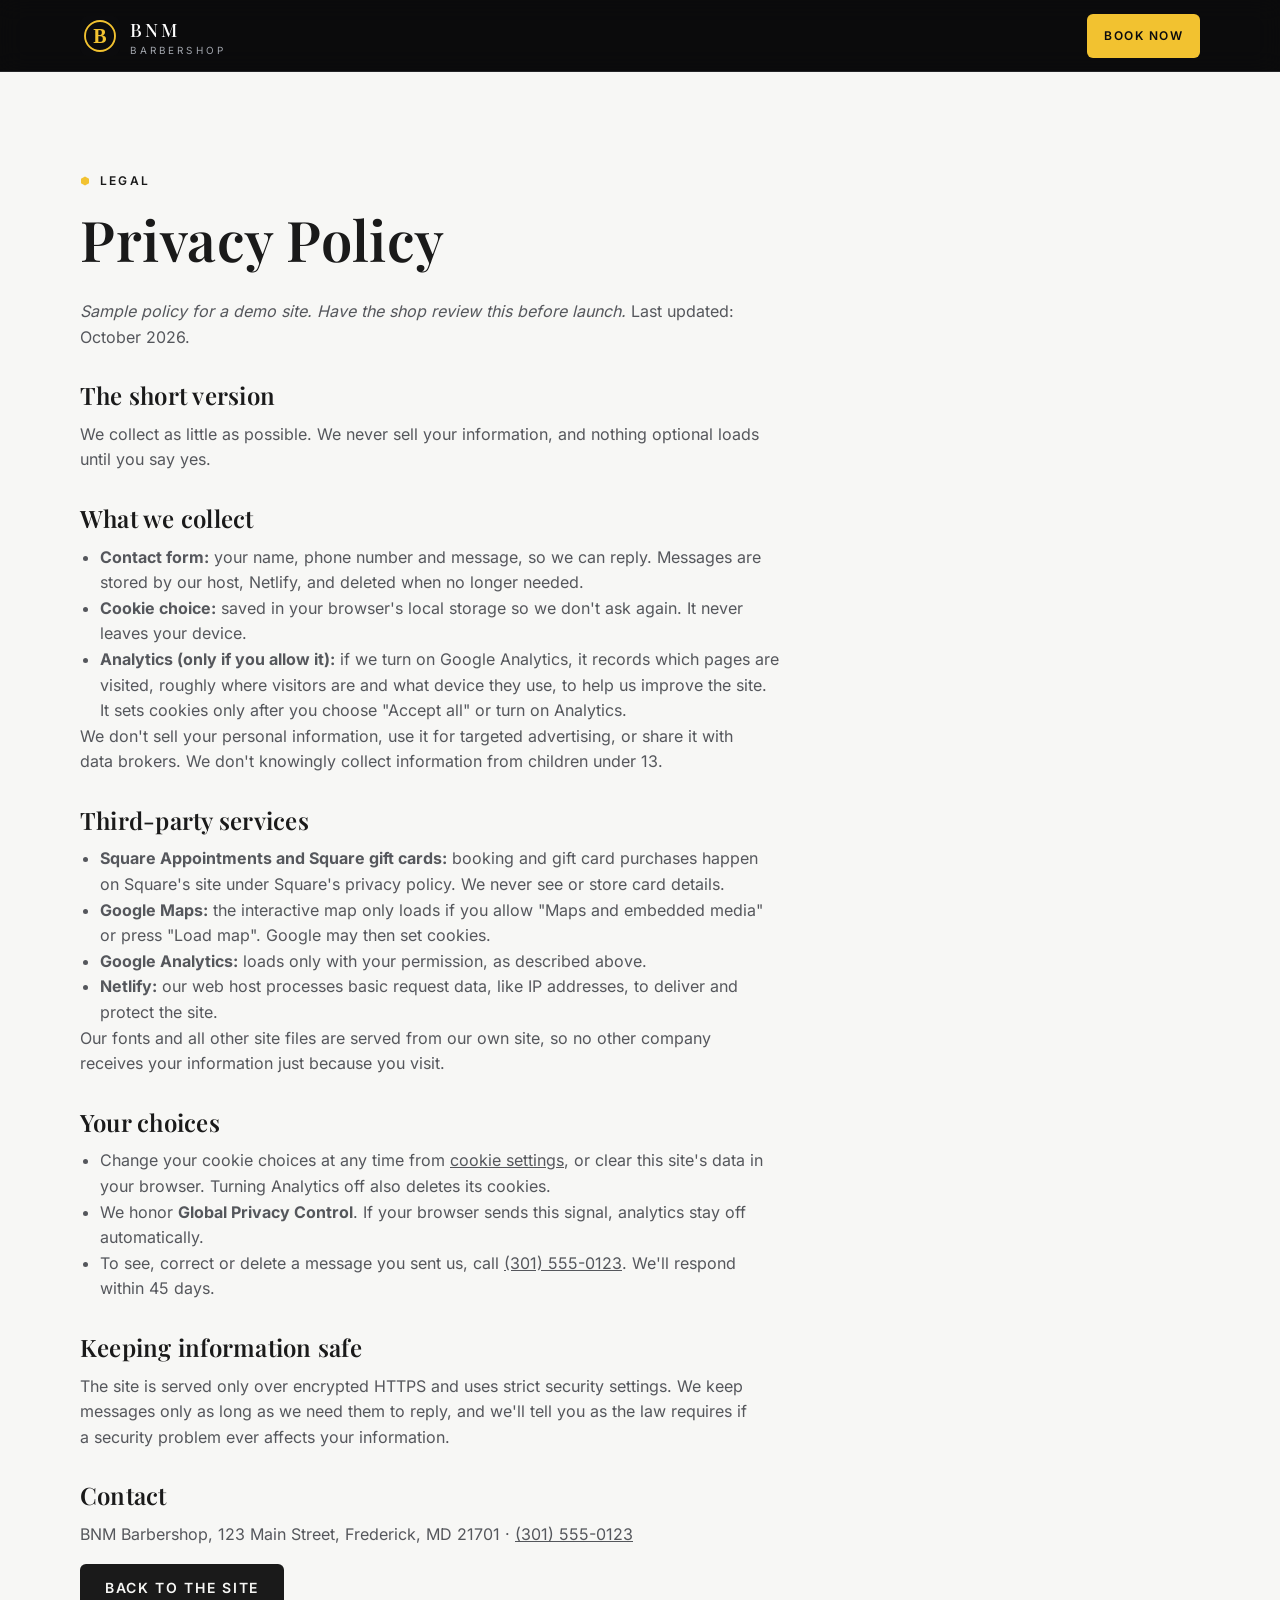
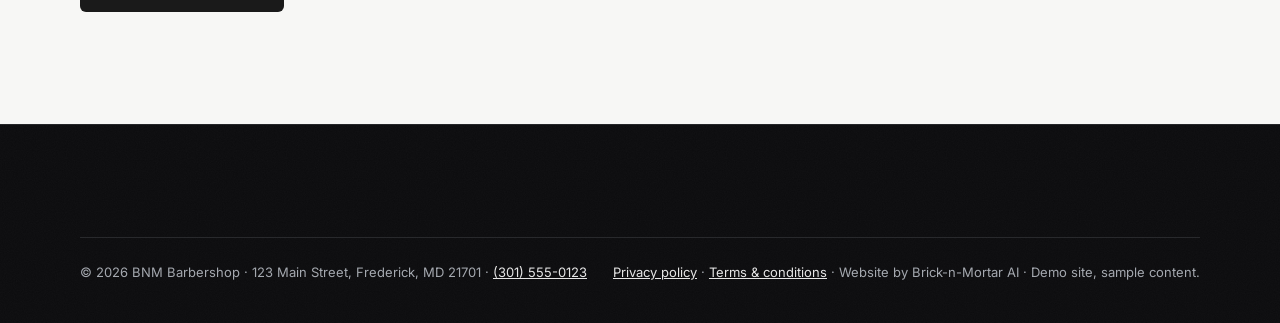
<file: privacy.html>
<!doctype html>
<html lang="en">
<head>
  <meta charset="utf-8">
  <meta name="viewport" content="width=device-width, initial-scale=1, viewport-fit=cover">
  <title>Privacy Policy | BNM Barbershop</title>
  <meta name="description" content="How BNM Barbershop's website handles your information, cookies and messages.">
  <meta name="theme-color" content="#0B0B0D">
  <link rel="canonical" href="https://bnm-barbershop-demo-site.netlify.app/privacy.html">
  <link rel="icon" href="images/favicon.svg" type="image/svg+xml">
  <link rel="preload" href="fonts/inter-normal-latin.woff2" as="font" type="font/woff2" crossorigin>
  <link rel="stylesheet" href="css/styles.css">
</head>
<body>
  <a class="skip-link" href="#main">Skip to content</a>
  <header class="site-header">
    <div class="container">
      <a class="brand" href="index.html" aria-label="BNM Barbershop home">
        <img class="brand__mark" src="images/favicon.svg" width="40" height="40" alt="">
        <span class="brand__word">BNM<span>BARBERSHOP</span></span>
      </a>
      <a class="btn btn--gold btn--sm privacy-book" href="index.html#book">Book Now</a>
    </div>
  </header>

  <main id="main" class="section--light page">
    <div class="container">
      <p class="eyebrow">Legal</p>
      <h1>Privacy Policy</h1>
      <p><em>Sample policy for a demo site. Have the shop review this before launch.</em> Last updated: October 2026.</p>

      <h2>The short version</h2>
      <p>We collect as little as possible. We never sell your information, and nothing optional loads until you say yes.</p>

      <h2>What we collect</h2>
      <ul>
        <li><strong>Contact form:</strong> your name, phone number and message, so we can reply. Messages are stored by our host, Netlify, and deleted when no longer needed.</li>
        <li><strong>Cookie choice:</strong> saved in your browser's local storage so we don't ask again. It never leaves your device.</li>
        <li><strong>Analytics (only if you allow it):</strong> if we turn on Google Analytics, it records which pages are visited, roughly where visitors are and what device they use, to help us improve the site. It sets cookies only after you choose "Accept all" or turn on Analytics.</li>
      </ul>
      <p>We don't sell your personal information, use it for targeted advertising, or share it with data brokers. We don't knowingly collect information from children under 13.</p>

      <h2>Third-party services</h2>
      <ul>
        <li><strong>Square Appointments and Square gift cards:</strong> booking and gift card purchases happen on Square's site under Square's privacy policy. We never see or store card details.</li>
        <li><strong>Google Maps:</strong> the interactive map only loads if you allow "Maps and embedded media" or press "Load map". Google may then set cookies.</li>
        <li><strong>Google Analytics:</strong> loads only with your permission, as described above.</li>
        <li><strong>Netlify:</strong> our web host processes basic request data, like IP addresses, to deliver and protect the site.</li>
      </ul>
      <p>Our fonts and all other site files are served from our own site, so no other company receives your information just because you visit.</p>

      <h2>Your choices</h2>
      <ul>
        <li>Change your cookie choices at any time from <a href="index.html#cookie-settings">cookie settings</a>, or clear this site's data in your browser. Turning Analytics off also deletes its cookies.</li>
        <li>We honor <strong>Global Privacy Control</strong>. If your browser sends this signal, analytics stay off automatically.</li>
        <li>To see, correct or delete a message you sent us, call <a href="tel:+13015550123">(301) 555-0123</a>. We'll respond within 45 days.</li>
      </ul>

      <h2>Keeping information safe</h2>
      <p>The site is served only over encrypted HTTPS and uses strict security settings. We keep messages only as long as we need them to reply, and we'll tell you as the law requires if a security problem ever affects your information.</p>

      <h2>Contact</h2>
      <p>BNM Barbershop, 123 Main Street, Frederick, MD 21701 · <a href="tel:+13015550123">(301) 555-0123</a></p>

      <p><a class="btn btn--dark" href="index.html">Back to the site</a></p>
    </div>
  </main>

  <footer class="site-footer">
    <div class="container">
      <div class="footer-bottom">
        <p>© 2026 BNM Barbershop · 123 Main Street, Frederick, MD 21701 · <a href="tel:+13015550123">(301) 555-0123</a></p>
        <p><a href="privacy.html">Privacy policy</a> · <a href="terms.html">Terms &amp; conditions</a> · Website by Brick-n-Mortar AI · Demo site, sample content.</p>
      </div>
    </div>
  </footer>
</body>
</html>
</file>
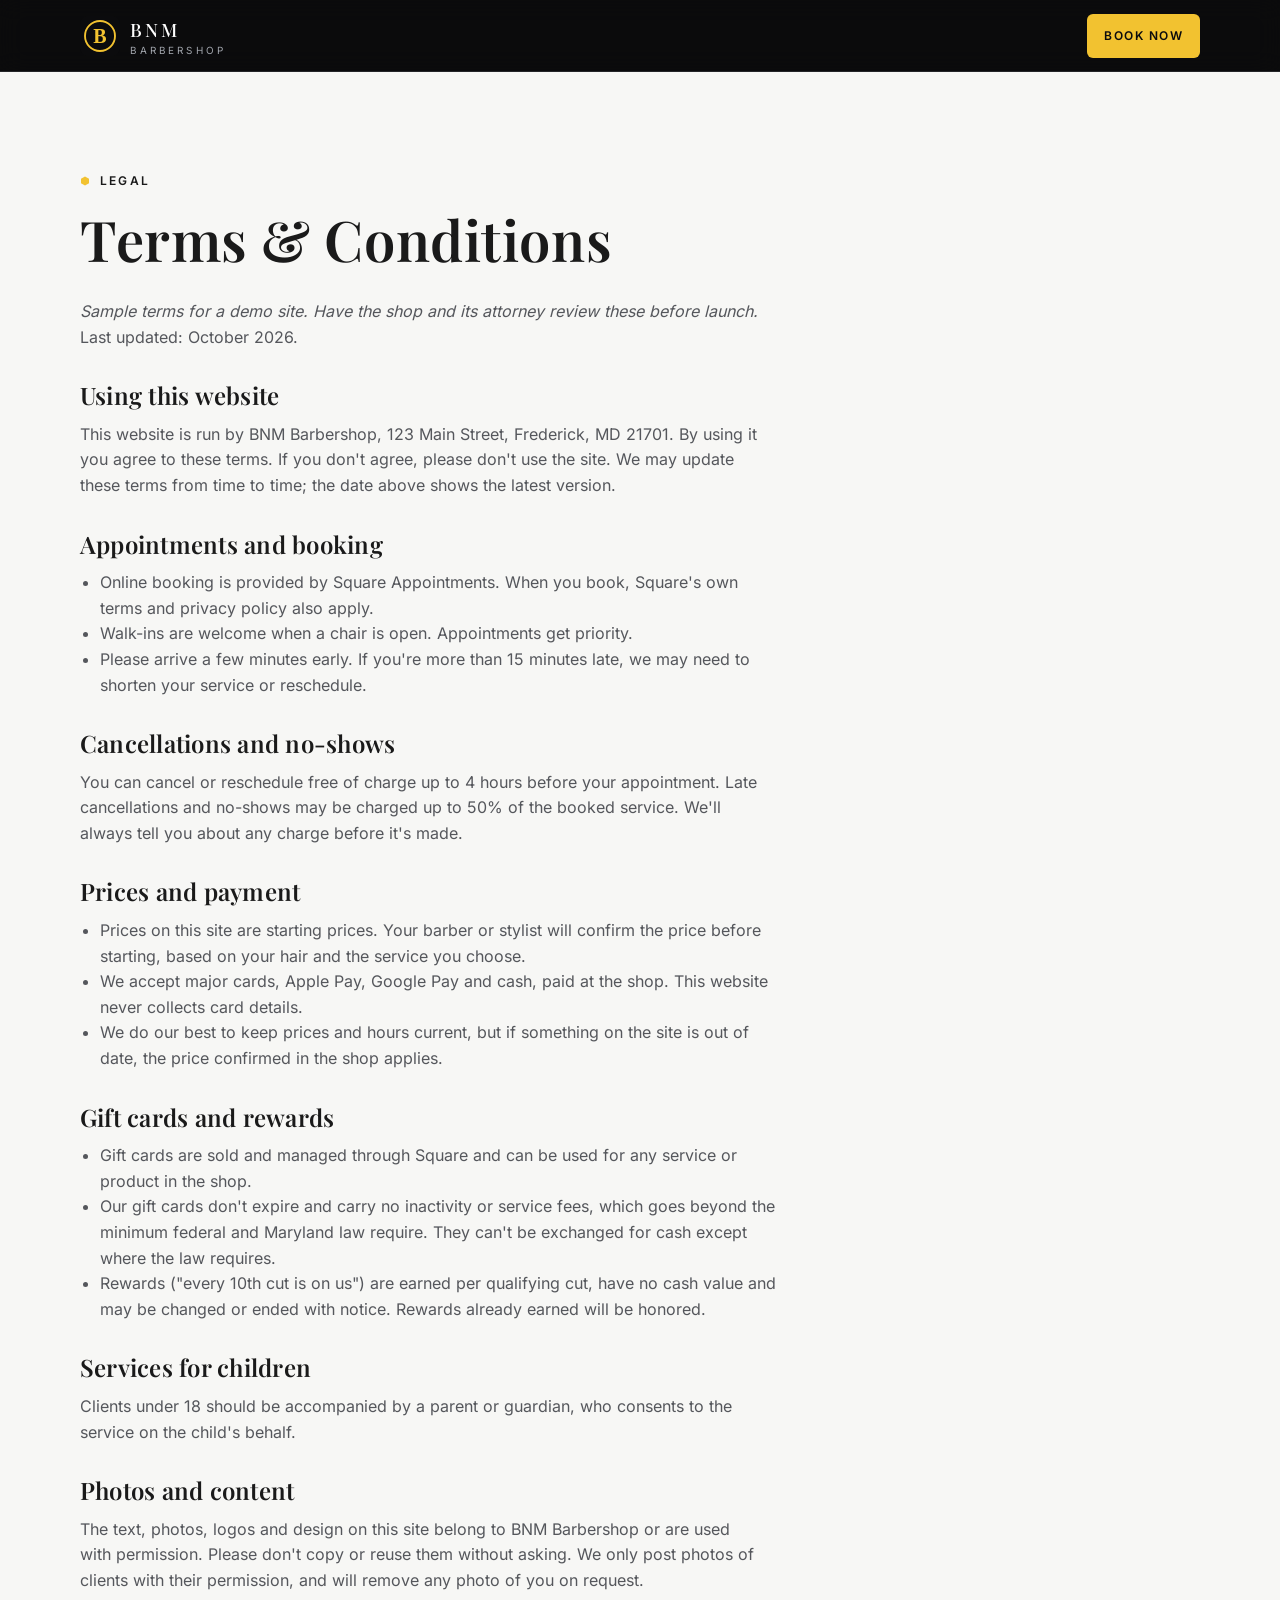
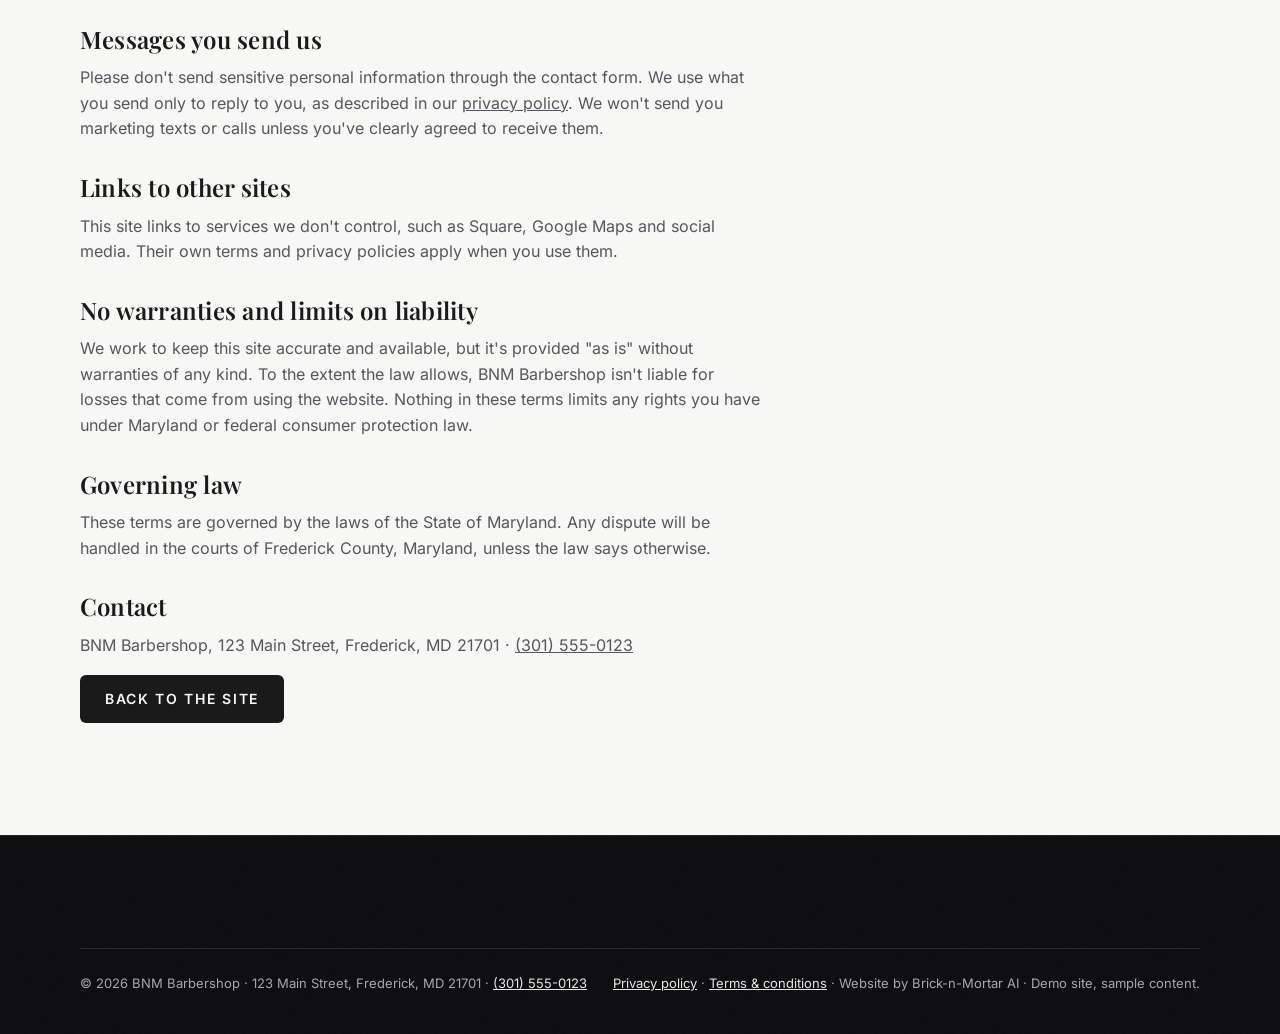
<file: terms.html>
<!doctype html>
<html lang="en">
<head>
  <meta charset="utf-8">
  <meta name="viewport" content="width=device-width, initial-scale=1, viewport-fit=cover">
  <title>Terms &amp; Conditions | BNM Barbershop</title>
  <meta name="description" content="Terms for using the BNM Barbershop website, booking appointments, cancellations, gift cards and rewards.">
  <meta name="theme-color" content="#0B0B0D">
  <link rel="canonical" href="https://bnm-barbershop-demo-site.netlify.app/terms.html">
  <link rel="icon" href="images/favicon.svg" type="image/svg+xml">
  <link rel="preload" href="fonts/inter-normal-latin.woff2" as="font" type="font/woff2" crossorigin>
  <link rel="stylesheet" href="css/styles.css">
</head>
<body>
  <a class="skip-link" href="#main">Skip to content</a>
  <header class="site-header">
    <div class="container">
      <a class="brand" href="index.html" aria-label="BNM Barbershop home">
        <img class="brand__mark" src="images/favicon.svg" width="40" height="40" alt="">
        <span class="brand__word">BNM<span>BARBERSHOP</span></span>
      </a>
      <a class="btn btn--gold btn--sm privacy-book" href="index.html#book">Book Now</a>
    </div>
  </header>

  <main id="main" class="section--light page">
    <div class="container">
      <p class="eyebrow">Legal</p>
      <h1>Terms &amp; Conditions</h1>
      <p><em>Sample terms for a demo site. Have the shop and its attorney review these before launch.</em> Last updated: October 2026.</p>

      <h2>Using this website</h2>
      <p>This website is run by BNM Barbershop, 123 Main Street, Frederick, MD 21701. By using it you agree to these terms. If you don't agree, please don't use the site. We may update these terms from time to time; the date above shows the latest version.</p>

      <h2>Appointments and booking</h2>
      <ul>
        <li>Online booking is provided by Square Appointments. When you book, Square's own terms and privacy policy also apply.</li>
        <li>Walk-ins are welcome when a chair is open. Appointments get priority.</li>
        <li>Please arrive a few minutes early. If you're more than 15 minutes late, we may need to shorten your service or reschedule.</li>
      </ul>

      <h2>Cancellations and no-shows</h2>
      <p>You can cancel or reschedule free of charge up to 4 hours before your appointment. Late cancellations and no-shows may be charged up to 50% of the booked service. We'll always tell you about any charge before it's made.</p>

      <h2>Prices and payment</h2>
      <ul>
        <li>Prices on this site are starting prices. Your barber or stylist will confirm the price before starting, based on your hair and the service you choose.</li>
        <li>We accept major cards, Apple Pay, Google Pay and cash, paid at the shop. This website never collects card details.</li>
        <li>We do our best to keep prices and hours current, but if something on the site is out of date, the price confirmed in the shop applies.</li>
      </ul>

      <h2>Gift cards and rewards</h2>
      <ul>
        <li>Gift cards are sold and managed through Square and can be used for any service or product in the shop.</li>
        <li>Our gift cards don't expire and carry no inactivity or service fees, which goes beyond the minimum federal and Maryland law require. They can't be exchanged for cash except where the law requires.</li>
        <li>Rewards ("every 10th cut is on us") are earned per qualifying cut, have no cash value and may be changed or ended with notice. Rewards already earned will be honored.</li>
      </ul>

      <h2>Services for children</h2>
      <p>Clients under 18 should be accompanied by a parent or guardian, who consents to the service on the child's behalf.</p>

      <h2>Photos and content</h2>
      <p>The text, photos, logos and design on this site belong to BNM Barbershop or are used with permission. Please don't copy or reuse them without asking. We only post photos of clients with their permission, and will remove any photo of you on request.</p>

      <h2>Messages you send us</h2>
      <p>Please don't send sensitive personal information through the contact form. We use what you send only to reply to you, as described in our <a href="privacy.html">privacy policy</a>. We won't send you marketing texts or calls unless you've clearly agreed to receive them.</p>

      <h2>Links to other sites</h2>
      <p>This site links to services we don't control, such as Square, Google Maps and social media. Their own terms and privacy policies apply when you use them.</p>

      <h2>No warranties and limits on liability</h2>
      <p>We work to keep this site accurate and available, but it's provided "as is" without warranties of any kind. To the extent the law allows, BNM Barbershop isn't liable for losses that come from using the website. Nothing in these terms limits any rights you have under Maryland or federal consumer protection law.</p>

      <h2>Governing law</h2>
      <p>These terms are governed by the laws of the State of Maryland. Any dispute will be handled in the courts of Frederick County, Maryland, unless the law says otherwise.</p>

      <h2>Contact</h2>
      <p>BNM Barbershop, 123 Main Street, Frederick, MD 21701 · <a href="tel:+13015550123">(301) 555-0123</a></p>

      <p><a class="btn btn--dark" href="index.html">Back to the site</a></p>
    </div>
  </main>

  <footer class="site-footer">
    <div class="container">
      <div class="footer-bottom">
        <p>© 2026 BNM Barbershop · 123 Main Street, Frederick, MD 21701 · <a href="tel:+13015550123">(301) 555-0123</a></p>
        <p><a href="privacy.html">Privacy policy</a> · <a href="terms.html">Terms &amp; conditions</a> · Website by Brick-n-Mortar AI · Demo site, sample content.</p>
      </div>
    </div>
  </footer>
</body>
</html>
</file>
<file: css/styles.css>
/* =========================================================
   BNM Barbershop: demo site stylesheet
   Swap the tokens below to re-skin this template for another client.
   ========================================================= */

/* Self-hosted fonts (SIL Open Font License, see fonts/OFL.txt). Latin subset, variable weights. */
@font-face {
  font-family: "Inter"; font-style: normal; font-weight: 400 700; font-display: swap;
  src: url("../fonts/inter-normal-latin.woff2") format("woff2");
  unicode-range: U+0000-00FF, U+0131, U+0152-0153, U+02BB-02BC, U+02C6, U+02DA, U+02DC, U+0304, U+0308, U+0329, U+2000-206F, U+20AC, U+2122, U+2191, U+2193, U+2212, U+2215, U+FEFF, U+FFFD;
}
@font-face {
  font-family: "Playfair Display"; font-style: normal; font-weight: 500 600; font-display: swap;
  src: url("../fonts/playfair-display-normal-latin.woff2") format("woff2");
  unicode-range: U+0000-00FF, U+0131, U+0152-0153, U+02BB-02BC, U+02C6, U+02DA, U+02DC, U+0304, U+0308, U+0329, U+2000-206F, U+20AC, U+2122, U+2191, U+2193, U+2212, U+2215, U+FEFF, U+FFFD;
}
@font-face {
  font-family: "Playfair Display"; font-style: italic; font-weight: 500; font-display: swap;
  src: url("../fonts/playfair-display-italic-latin.woff2") format("woff2");
  unicode-range: U+0000-00FF, U+0131, U+0152-0153, U+02BB-02BC, U+02C6, U+02DA, U+02DC, U+0304, U+0308, U+0329, U+2000-206F, U+20AC, U+2122, U+2191, U+2193, U+2212, U+2215, U+FEFF, U+FFFD;
}

:root {
  /* Palette (DESIGN.md section 4) */
  --c-ceiling: #0B0B0D;      /* dark section background */
  --c-station: #16171A;      /* cards / surfaces */
  --c-wall: #F7F7F5;         /* light section background */
  --c-gold: #F2C230;         /* primary accent */
  --c-gold-deep: #C9A13B;    /* accent hover */
  --c-chrome: #C8CCD2;       /* metal / borders */
  --c-glow: #EAF4FF;         /* LED glow */
  --c-text-on-dark: #E6E6E6;
  --c-text-on-light: #1A1A1A;
  --c-muted-on-dark: #A3A7AE;
  --c-muted-on-light: #55575C;
  --c-dim-word: #5A5D63;     /* unlit words in welcome paragraph */
  --c-line-light: #D9DBDE;
  --c-warm-light: #FFE9C2;   /* mirror strip light */

  /* Type (BUILD-BRIEF section 1) */
  --f-display: "Playfair Display", Georgia, "Times New Roman", serif;
  --f-body: "Inter", system-ui, -apple-system, "Segoe UI", Roboto, sans-serif;

  /* Shape and rhythm */
  --radius: 6px;
  --gutter: clamp(1rem, 4vw, 2.5rem);
  --section-y: clamp(4.5rem, 10vw, 8rem);
  --max: 1200px;
  --header-h: 72px;
  --ease: cubic-bezier(.2, .7, .2, 1);
  --t: 240ms;
  --glow-shadow: 0 0 0 1px rgba(242, 194, 48, .55), 0 0 18px rgba(242, 194, 48, .35), 0 0 36px rgba(234, 244, 255, .12);
}

/* ---------- Reset / base ---------- */
*, *::before, *::after { box-sizing: border-box; }
html { -webkit-text-size-adjust: 100%; scroll-behavior: smooth; scroll-padding-top: calc(var(--header-h) + 12px); }
body {
  margin: 0;
  font-family: var(--f-body);
  font-size: 1rem;
  line-height: 1.6;
  color: var(--c-text-on-dark);
  background: var(--c-ceiling);
  overflow-x: hidden;
  -webkit-font-smoothing: antialiased;
}
img, svg, video { display: block; max-width: 100%; }
img { height: auto; }
a { color: inherit; }
button, input, textarea, select { font: inherit; color: inherit; }
button { cursor: pointer; }
h1, h2, h3, h4 { font-family: var(--f-display); font-weight: 600; line-height: 1.15; margin: 0 0 .5em; letter-spacing: .01em; }
p { margin: 0 0 1em; }
ul { margin: 0; padding: 0; list-style: none; }
[hidden] { display: none !important; }

:focus-visible { outline: 3px solid var(--c-gold); outline-offset: 3px; border-radius: 2px; }
.section--light :focus-visible { outline-color: var(--c-text-on-light); box-shadow: 0 0 0 6px var(--c-gold); }

.visually-hidden {
  position: absolute !important; width: 1px; height: 1px; padding: 0; margin: -1px;
  overflow: hidden; clip: rect(0 0 0 0); white-space: nowrap; border: 0;
}
.skip-link {
  position: absolute; left: 1rem; top: -100px; z-index: 1000;
  background: var(--c-gold); color: #000; padding: .75rem 1rem; border-radius: var(--radius);
  font-weight: 600; text-decoration: none;
}
.skip-link:focus { top: 1rem; }

.container { width: 100%; max-width: var(--max); margin-inline: auto; padding-inline: var(--gutter); }

/* ---------- Sections ---------- */
.section { position: relative; padding-block: var(--section-y); }
.section--dark { background: var(--c-ceiling); color: var(--c-text-on-dark); }
.section--station { background: var(--c-station); color: var(--c-text-on-dark); }
.section--light { background: var(--c-wall); color: var(--c-text-on-light); }

/* Film grain over dark sections (<4% opacity) */
.section--dark::after, .section--station::after, .site-footer::after {
  content: ""; position: absolute; inset: 0; pointer-events: none;
  background: url("../images/grain.svg"); opacity: .035; mix-blend-mode: screen;
}
.section > * { position: relative; z-index: 1; }

.eyebrow {
  display: inline-flex; align-items: center; gap: .6rem;
  font-family: var(--f-body); font-size: .75rem; font-weight: 600;
  letter-spacing: .2em; text-transform: uppercase; margin: 0 0 1rem;
  color: var(--c-gold);
}
.eyebrow::before {
  content: ""; width: 10px; height: 10px; background: url("../images/hex-gold.svg") center / contain no-repeat;
}
.section--light .eyebrow { color: var(--c-text-on-light); }

.section-title { font-size: clamp(2rem, 5vw, 3.25rem); margin-bottom: .4em; }
.section-intro { max-width: 60ch; color: var(--c-muted-on-dark); font-size: 1.0625rem; }
.section--light .section-intro { color: var(--c-muted-on-light); }
.section-head { margin-bottom: clamp(2rem, 5vw, 3.5rem); }
.section-head--center { text-align: center; }
.section-head--center .section-intro { margin-inline: auto; }

.gold { color: var(--c-gold); }

/* Hexagon divider row */
.hex-divider {
  height: 24px; background: url("../images/hex-row.svg") center / 36px 24px repeat-x;
  opacity: .5; border: 0; margin: 0;
  -webkit-mask-image: linear-gradient(90deg, transparent, #000 25%, #000 75%, transparent);
          mask-image: linear-gradient(90deg, transparent, #000 25%, #000 75%, transparent);
}
.hairline { height: 1px; border: 0; margin: 0; background: linear-gradient(90deg, transparent, var(--c-gold-deep), transparent); }

/* ---------- Buttons ---------- */
.btn {
  display: inline-flex; align-items: center; justify-content: center; gap: .5rem;
  min-height: 48px; padding: .75rem 1.5rem;
  font-family: var(--f-body); font-weight: 600; font-size: .875rem;
  letter-spacing: .12em; text-transform: uppercase; text-decoration: none;
  border-radius: var(--radius); border: 1px solid transparent;
  transition: box-shadow var(--t) var(--ease), background-color var(--t) var(--ease), color var(--t) var(--ease), border-color var(--t) var(--ease);
}
.btn--gold { background: var(--c-gold); color: #0B0B0D; }
.btn--gold:hover, .btn--gold:focus-visible { background: var(--c-gold-deep); box-shadow: var(--glow-shadow); }
.btn--chrome { border-color: var(--c-chrome); color: var(--c-text-on-dark); background: rgba(11, 11, 13, .35); }
.btn--chrome:hover, .btn--chrome:focus-visible { border-color: var(--c-glow); box-shadow: 0 0 18px rgba(234, 244, 255, .28); background: rgba(234, 244, 255, .06); }
.btn--dark { background: var(--c-text-on-light); color: var(--c-wall); }
.btn--dark:hover, .btn--dark:focus-visible { background: #000; box-shadow: var(--glow-shadow); }
.btn--outline-dark { border-color: var(--c-text-on-light); color: var(--c-text-on-light); }
.btn--outline-dark:hover, .btn--outline-dark:focus-visible { background: var(--c-text-on-light); color: var(--c-wall); }
.btn--sm { min-height: 44px; padding: .5rem 1rem; font-size: .75rem; }
.btn-row { display: flex; flex-wrap: wrap; gap: .75rem; }

.text-link {
  display: inline-flex; align-items: center; min-height: 44px; gap: .35rem;
  font-weight: 600; font-size: .8125rem; letter-spacing: .14em; text-transform: uppercase; text-decoration: none;
  color: var(--c-gold); border-bottom: 1px solid transparent;
}
.text-link:hover { text-decoration: underline; text-underline-offset: 4px; }
.section--light .text-link { color: var(--c-text-on-light); }
.section--light .text-link::after { content: "→"; color: var(--c-text-on-light); }

/* ---------- LED progress line ---------- */
.progress-line {
  position: fixed; inset: 0 0 auto 0; height: 2px; z-index: 300; pointer-events: none;
  background: var(--c-gold); transform-origin: 0 50%; transform: scaleX(var(--progress, 0));
  box-shadow: 0 0 8px rgba(242, 194, 48, .8), 0 0 18px rgba(234, 244, 255, .25);
}

/* ---------- Brand intro ---------- */
.intro { display: none; }
.intro-on .intro {
  position: fixed; inset: 0; z-index: 900; display: grid; place-items: center;
  background: var(--c-ceiling);
  animation: intro-out 300ms var(--ease) 1.2s forwards; /* fail-safe even if main.js never runs */
}
.intro__hex {
  position: absolute; inset: 0; background: url("../images/hex-pattern.svg") center / 56px 100px;
  opacity: 0; filter: drop-shadow(0 0 3px rgba(234, 244, 255, .8));
  -webkit-mask-image: radial-gradient(circle at center, #000 0, transparent 65%);
          mask-image: radial-gradient(circle at center, #000 0, transparent 65%);
  animation: intro-hex 700ms ease-out 250ms forwards;
}
.intro__mark { width: 120px; height: 120px; opacity: 0; transform: scale(.94); animation: intro-mark 500ms var(--ease) forwards; }
.intro__skip {
  position: absolute; right: 1rem; bottom: 1rem; min-height: 44px; padding: .5rem 1rem;
  background: transparent; border: 1px solid var(--c-chrome); border-radius: var(--radius);
  font-size: .75rem; letter-spacing: .16em; text-transform: uppercase;
}
.intro.is-done { animation: intro-out 250ms var(--ease) forwards; }
@keyframes intro-mark { to { opacity: 1; transform: none; } }
@keyframes intro-hex { 0% { opacity: 0; } 60% { opacity: .35; } 100% { opacity: .22; } }
@keyframes intro-out { to { opacity: 0; visibility: hidden; } }

/* ---------- Header ---------- */
.site-header {
  position: sticky; top: 0; z-index: 200; height: var(--header-h);
  background: rgba(11, 11, 13, .82);
  -webkit-backdrop-filter: blur(12px); backdrop-filter: blur(12px);
  border-bottom: 1px solid rgba(200, 204, 210, .14);
}
.site-header .container { height: 100%; display: flex; align-items: center; gap: 1rem; }
.brand { display: inline-flex; align-items: center; gap: .65rem; text-decoration: none; min-height: 44px; }
.brand__mark { width: 40px; height: 40px; flex: none; }
.brand__word { font-family: var(--f-display); font-size: 1.15rem; letter-spacing: .14em; color: #fff; white-space: nowrap; }
.brand__word span { color: var(--c-muted-on-dark); font-family: var(--f-body); font-size: .62rem; letter-spacing: .32em; display: block; line-height: 1; margin-top: 2px; }

.open-badge {
  display: inline-flex; align-items: center; gap: .45rem; padding: .3rem .7rem;
  border: 1px solid rgba(200, 204, 210, .28); border-radius: 999px;
  font-size: .75rem; white-space: nowrap; color: var(--c-text-on-dark);
}
.open-badge__dot { width: 8px; height: 8px; border-radius: 50%; background: var(--c-muted-on-dark); flex: none; }
.open-badge.is-open .open-badge__dot { background: var(--c-gold); box-shadow: 0 0 8px var(--c-gold); }
.site-header .open-badge { display: none; }

.nav { margin-left: auto; }
.nav__list { display: flex; gap: .25rem; }
.nav__link {
  display: inline-flex; align-items: center; min-height: 44px; padding: 0 .8rem;
  font-size: .8125rem; font-weight: 500; letter-spacing: .14em; text-transform: uppercase; text-decoration: none;
  color: var(--c-text-on-dark); position: relative;
}
.nav__link::after {
  content: ""; position: absolute; left: .8rem; right: .8rem; bottom: 8px; height: 1px; background: var(--c-gold);
  transform: scaleX(0); transition: transform var(--t) var(--ease);
}
.nav__link:hover::after, .nav__link:focus-visible::after { transform: scaleX(1); }
.header-phone { display: none; font-size: .875rem; text-decoration: none; white-space: nowrap; min-height: 44px; align-items: center; color: var(--c-text-on-dark); }
.header-phone:hover { color: var(--c-gold); }
.site-header .btn { flex: none; }

.nav-toggle {
  display: inline-flex; align-items: center; justify-content: center; width: 44px; height: 44px; margin-left: auto;
  background: transparent; border: 1px solid rgba(200, 204, 210, .35); border-radius: var(--radius);
}
.nav-toggle__bars, .nav-toggle__bars::before, .nav-toggle__bars::after {
  display: block; width: 18px; height: 1.5px; background: var(--c-text-on-dark); position: relative; transition: transform var(--t) var(--ease);
}
.nav-toggle__bars::before, .nav-toggle__bars::after { content: ""; position: absolute; left: 0; }
.nav-toggle__bars::before { top: -6px; }
.nav-toggle__bars::after { top: 6px; }
.nav-toggle[aria-expanded="true"] .nav-toggle__bars { background: transparent; }
.nav-toggle[aria-expanded="true"] .nav-toggle__bars::before { transform: translateY(6px) rotate(45deg); }
.nav-toggle[aria-expanded="true"] .nav-toggle__bars::after { transform: translateY(-6px) rotate(-45deg); }

@media (max-width: 1023.98px) {
  .site-header .btn--gold { display: none; }
  .nav {
    position: fixed; inset: var(--header-h) 0 auto 0; margin: 0;
    background: var(--c-ceiling); border-bottom: 1px solid rgba(200, 204, 210, .18);
    padding: 1rem var(--gutter) 1.5rem; display: none;
  }
  .nav.is-open { display: block; }
  .nav__list { flex-direction: column; }
  .nav__link { min-height: 52px; font-size: .9375rem; border-bottom: 1px solid rgba(200, 204, 210, .1); width: 100%; padding: 0; }
  .nav__link::after { left: 0; right: auto; width: 40px; }
  .nav .open-badge { margin-top: 1rem; }
}
@media (min-width: 1024px) {
  .nav-toggle { display: none; }
  .site-header .open-badge { display: inline-flex; }
  .site-header .open-badge--mobile { display: none; }
  .nav { margin-left: auto; }
}
@media (min-width: 1280px) { .header-phone { display: inline-flex; } }

/* ---------- Hero ---------- */
.hero {
  position: relative; min-height: calc(100svh - var(--header-h)); display: grid; align-items: end;
  overflow: hidden; background: var(--c-ceiling) url("../images/hero-poster-shop-interior.webp") center / cover no-repeat;
  padding-bottom: clamp(5rem, 10vh, 7rem);
}
@media (max-width: 767.98px) { .hero { background-image: url("../images/hero-poster-shop-interior-960.webp"); } }
.hero__media { position: absolute; inset: 0; }
.hero__video { width: 100%; height: 100%; object-fit: cover; }
.hero__overlay {
  position: absolute; inset: 0;
  background:
    linear-gradient(180deg, rgba(11, 11, 13, .5) 0%, rgba(11, 11, 13, .45) 35%, rgba(11, 11, 13, .9) 80%, var(--c-ceiling) 100%),
    radial-gradient(ellipse at 30% 70%, rgba(11, 11, 13, .55), transparent 60%);
}
.hero__hex {
  position: absolute; inset: 0; pointer-events: none;
  background: url("../images/hex-pattern.svg") center top / 56px 100px;
  opacity: .14; filter: drop-shadow(0 0 2px rgba(234, 244, 255, .9));
  -webkit-mask-image: linear-gradient(180deg, #000 0%, transparent 55%);
          mask-image: linear-gradient(180deg, #000 0%, transparent 55%);
  animation: led-breathe 6s ease-in-out infinite;
}
@keyframes led-breathe { 0%, 100% { opacity: .1; } 50% { opacity: .2; } }
.hero__content { position: relative; z-index: 2; }
.hero__title {
  font-size: clamp(2.75rem, 10vw, 7rem); font-weight: 600; letter-spacing: .06em; line-height: 1; margin-bottom: .25em; color: #fff;
}
.hero__title span { display: block; font-size: .32em; letter-spacing: .5em; font-family: var(--f-body); font-weight: 500; color: var(--c-chrome); margin-top: .6em; }
.hero__tagline { font-family: var(--f-display); font-style: italic; font-size: clamp(1.25rem, 3vw, 1.75rem); color: var(--c-gold); margin-bottom: 1.75rem; }
.hero__phone { margin-top: 1rem; font-size: .9375rem; color: var(--c-muted-on-dark); }
.hero__phone a { color: var(--c-text-on-dark); }
.media-toggle {
  position: absolute; z-index: 3; right: var(--gutter); bottom: 1.25rem;
  display: inline-flex; align-items: center; gap: .5rem; min-height: 44px; padding: .5rem .9rem;
  background: rgba(11, 11, 13, .6); border: 1px solid rgba(200, 204, 210, .45); border-radius: var(--radius);
  font-size: .75rem; letter-spacing: .14em; text-transform: uppercase;
}
.media-toggle:hover { border-color: var(--c-glow); }
.media-toggle svg { width: 14px; height: 14px; }

/* ---------- Welcome (lights up word by word) ---------- */
.welcome__text {
  font-family: var(--f-display); font-size: clamp(1.6rem, 4.2vw, 3rem); line-height: 1.35; max-width: 26ch; margin: 0 0 2rem;
  color: #fff;
}
.welcome__text .key { color: var(--c-gold); }
.js-lit .welcome__text .w { color: var(--c-dim-word); transition: color 200ms linear, text-shadow 200ms linear; }
.js-lit .welcome__text .w.on { color: #fff; text-shadow: 0 0 18px rgba(234, 244, 255, .25); }
.js-lit .welcome__text .w.key.on { color: var(--c-gold); text-shadow: 0 0 18px rgba(242, 194, 48, .3); }

.space { display: grid; gap: 2rem; margin-top: clamp(3rem, 7vw, 5rem); }
.space__copy p { color: var(--c-muted-on-dark); max-width: 52ch; }
.space__grid { display: grid; grid-template-columns: repeat(2, 1fr); gap: .75rem; }
.space__grid figure:first-child { grid-column: 1 / -1; }
@media (min-width: 900px) {
  .space { grid-template-columns: 1fr 1.6fr; align-items: center; }
}

/* Mirror-light frame for images and cards */
.frame { position: relative; margin: 0; border-radius: var(--radius); overflow: hidden; background: var(--c-station); border: 1px solid rgba(200, 204, 210, .22); }
.frame::before {
  content: ""; position: absolute; z-index: 2; top: 0; left: 12%; right: 12%; height: 2px;
  background: var(--c-warm-light); box-shadow: 0 0 10px rgba(255, 233, 194, .8);
}
.frame img { width: 100%; height: 100%; object-fit: cover; }

/* ---------- Style ribbon ---------- */
.ribbon { position: relative; padding-block: 1.25rem; border-block: 1px solid rgba(200, 204, 210, .16); overflow: hidden; }
.ribbon__viewport {
  overflow: hidden;
  -webkit-mask-image: linear-gradient(90deg, transparent, #000 8%, #000 92%, transparent);
          mask-image: linear-gradient(90deg, transparent, #000 8%, #000 92%, transparent);
}
.ribbon__track { display: flex; width: max-content; animation: ribbon 60s linear infinite; }
.ribbon__list { display: flex; align-items: center; flex: none; }
.ribbon__list li {
  display: flex; align-items: center; gap: 1.75rem; padding-right: 1.75rem;
  font-family: var(--f-display); font-style: italic; font-size: clamp(1.25rem, 2.6vw, 1.75rem); white-space: nowrap; color: var(--c-text-on-dark);
}
.ribbon__list li::after { content: ""; width: 10px; height: 10px; background: url("../images/hex-gold.svg") center / contain no-repeat; }
.ribbon:hover .ribbon__track, .ribbon:focus-within .ribbon__track, .ribbon.is-paused .ribbon__track { animation-play-state: paused; }
.ribbon .media-toggle { position: static; margin: 1rem auto 0; display: flex; }
@keyframes ribbon { to { transform: translateX(-50%); } }

/* ---------- Services menu ---------- */
.menu-grid { display: grid; gap: clamp(2.5rem, 6vw, 4rem); }
@media (min-width: 900px) { .menu-grid { grid-template-columns: 1fr 1fr; column-gap: clamp(3rem, 6vw, 6rem); } }
.menu-group__title {
  font-size: 1.5rem; display: flex; align-items: baseline; gap: 1rem; padding-bottom: .75rem; margin-bottom: .5rem;
  border-bottom: 1px solid var(--c-text-on-light);
}
.menu-group__title small { font-family: var(--f-body); font-size: .75rem; letter-spacing: .2em; text-transform: uppercase; color: var(--c-muted-on-light); font-weight: 500; }
.menu-item { position: relative; padding: 1rem .25rem; border-bottom: 1px solid var(--c-line-light); transition: border-color var(--t) var(--ease), background-color var(--t) var(--ease); }
.menu-item:hover, .menu-item:focus-within { border-bottom-color: var(--c-gold-deep); background: rgba(242, 194, 48, .06); }
.menu-item__row { display: flex; align-items: baseline; gap: .5rem; }
.menu-item__name { font-family: var(--f-display); font-size: 1.1875rem; font-weight: 600; margin: 0; }
.menu-item__leader { flex: 1; border-bottom: 2px dotted #A6A9AF; transform: translateY(-.3em); min-width: 1.5rem; }
.menu-item__price { font-family: var(--f-display); font-size: 1.1875rem; font-weight: 600; white-space: nowrap; }
.menu-item__desc { margin: .25rem 0 .25rem; color: var(--c-muted-on-light); font-size: .9375rem; max-width: 46ch; }
.menu-item__meta { display: flex; align-items: center; justify-content: space-between; gap: 1rem; font-size: .8125rem; color: var(--c-muted-on-light); letter-spacing: .06em; }
.menu-item__meta .text-link { min-height: 44px; font-size: .75rem; }
.menu-group--spaced { margin-top: 3rem; }
.menu-item__name small { font-family: var(--f-body); font-size: .8125rem; font-weight: 400; color: var(--c-muted-on-light); }
.menu-note { margin-top: 2.5rem; font-size: .875rem; color: var(--c-muted-on-light); }

/* ---------- Products ---------- */
.products { display: grid; grid-template-columns: repeat(2, 1fr); gap: 1rem; }
@media (min-width: 768px) { .products { grid-template-columns: repeat(3, 1fr); } }
@media (min-width: 1200px) { .products { grid-template-columns: repeat(6, 1fr); } }
.card {
  position: relative; display: flex; flex-direction: column;
  background: linear-gradient(160deg, #1d1e22, var(--c-station) 45%, #111214);
  border: 1px solid rgba(200, 204, 210, .2); border-radius: var(--radius);
  box-shadow: 0 10px 30px rgba(0, 0, 0, .35); overflow: hidden;
}
.card::before { content: ""; position: absolute; z-index: 2; top: 0; left: 15%; right: 15%; height: 2px; background: var(--c-warm-light); box-shadow: 0 0 10px rgba(255, 233, 194, .75); }
.card img { aspect-ratio: 1; object-fit: cover; width: 100%; }
.card__body { padding: 1rem; display: flex; flex-direction: column; gap: .25rem; flex: 1; }
.card__title { font-size: 1.0625rem; margin: 0; }
.card__price { color: var(--c-gold); font-weight: 600; }
.card__note { font-size: .8125rem; color: var(--c-muted-on-dark); margin: 0; margin-top: auto; padding-top: .25rem; }
.card .text-link { font-size: .75rem; }

/* ---------- Story ---------- */
.story { display: grid; gap: clamp(2rem, 6vw, 5rem); align-items: center; }
@media (min-width: 900px) { .story { grid-template-columns: 5fr 7fr; } }
.story__portrait { aspect-ratio: 4 / 5; }
.story__copy p { color: var(--c-muted-on-light); max-width: 58ch; }
.story__copy .section-title { color: var(--c-text-on-light); }
.pull-quote {
  margin: 2rem 0; padding-left: 1.5rem; border-left: 1px solid var(--c-gold-deep);
  font-family: var(--f-display); font-style: italic; font-size: clamp(1.5rem, 3.4vw, 2.25rem); line-height: 1.3; color: var(--c-text-on-light);
}
.pull-quote p { color: inherit; max-width: none; margin: 0; }
.story__copy .signature {
  display: inline-block; padding: .4rem 1rem; background: var(--c-ceiling); border-radius: var(--radius);
  font-family: var(--f-display); font-style: italic; font-size: 1.75rem; color: var(--c-gold); line-height: 1.3;
}
.signature small { display: block; font-family: var(--f-body); font-style: normal; font-size: .6875rem; letter-spacing: .22em; text-transform: uppercase; color: var(--c-chrome); }

/* ---------- Team ---------- */
.team { display: grid; grid-template-columns: 1fr; gap: 2.5rem 1.5rem; }
@media (min-width: 560px) { .team { grid-template-columns: repeat(2, 1fr); } }
@media (min-width: 1024px) { .team { grid-template-columns: repeat(4, 1fr); } }
.barber { text-align: center; display: flex; flex-direction: column; align-items: center; }
.hex-frame {
  width: min(220px, 70vw); aspect-ratio: 1 / 1.1547; position: relative; margin-bottom: 1.25rem;
  clip-path: polygon(50% 0, 100% 25%, 100% 75%, 50% 100%, 0 75%, 0 25%);
  background: linear-gradient(160deg, #f4f6f8, var(--c-chrome) 50%, #6f747c);
  padding: 2px;
}
.hex-frame img {
  width: 100%; height: 100%; object-fit: cover; background: var(--c-station);
  clip-path: polygon(50% 0, 100% 25%, 100% 75%, 50% 100%, 0 75%, 0 25%);
}
.barber__name { font-size: 1.5rem; margin-bottom: .1em; }
.barber__role { font-size: .75rem; letter-spacing: .2em; text-transform: uppercase; color: var(--c-gold); margin-bottom: .5rem; }
.barber__bio { color: var(--c-muted-on-dark); font-size: .9375rem; max-width: 30ch; margin-bottom: 1.25rem; }
.barber .btn { margin-top: auto; }

/* ---------- Gallery ---------- */
.filters { display: flex; flex-wrap: wrap; gap: .5rem; margin-bottom: 2rem; }
.filter-btn {
  min-height: 44px; padding: .5rem 1.1rem; border-radius: 999px; background: transparent;
  border: 1px solid var(--c-text-on-light); color: var(--c-text-on-light);
  font-size: .8125rem; font-weight: 500; letter-spacing: .12em; text-transform: uppercase;
  transition: background-color var(--t) var(--ease), color var(--t) var(--ease);
}
.filter-btn:hover { background: rgba(26, 26, 26, .06); }
.filter-btn[aria-pressed="true"] { background: var(--c-text-on-light); color: var(--c-wall); }
.masonry { columns: 2 160px; column-gap: .75rem; }
@media (min-width: 900px) { .masonry { columns: 3; column-gap: 1rem; } }
.masonry__item { break-inside: avoid; margin-bottom: .75rem; }
@media (min-width: 900px) { .masonry__item { margin-bottom: 1rem; } }
.masonry__btn {
  display: block; width: 100%; padding: 0; border: 0; background: var(--c-station); border-radius: var(--radius); overflow: hidden; position: relative;
}
.masonry__btn img { width: 100%; transition: transform 280ms var(--ease), opacity 280ms var(--ease); }
.masonry__btn:hover img { transform: scale(1.03); }
.masonry__btn::after {
  content: attr(data-caption); position: absolute; left: 0; right: 0; bottom: 0; padding: 2rem .75rem .6rem;
  background: linear-gradient(transparent, rgba(11, 11, 13, .85)); color: #fff; font-size: .8125rem; letter-spacing: .08em; text-align: left;
  opacity: 0; transition: opacity var(--t) var(--ease);
}
.masonry__btn:hover::after, .masonry__btn:focus-visible::after { opacity: 1; }
.gallery-count { font-size: .875rem; color: var(--c-muted-on-light); margin-bottom: 1rem; }

/* Before / after */
.ba-wrap { margin-top: clamp(3rem, 7vw, 5rem); }
.ba-grid { display: grid; gap: 1.5rem; }
@media (min-width: 900px) { .ba-grid { grid-template-columns: 1fr 1fr; } }
.ba { margin: 0; }
.ba__stage { position: relative; aspect-ratio: 4 / 3; border-radius: var(--radius); overflow: hidden; background: var(--c-station); --pos: 50%; touch-action: pan-y; }
.ba__stage img { position: absolute; inset: 0; width: 100%; height: 100%; object-fit: cover; }
.ba__after { clip-path: inset(0 0 0 var(--pos)); }
.ba__handle {
  position: absolute; top: 0; bottom: 0; left: var(--pos); width: 2px; margin-left: -1px; background: var(--c-gold);
  box-shadow: 0 0 10px rgba(242, 194, 48, .8); pointer-events: none;
}
.ba__handle::after {
  content: "‹ ›"; position: absolute; top: 50%; left: 50%; transform: translate(-50%, -50%);
  width: 44px; height: 44px; display: grid; place-items: center; border-radius: 50%;
  background: var(--c-ceiling); border: 1px solid var(--c-gold); color: var(--c-gold); font-size: 1.1rem; letter-spacing: .1em;
}
.ba__label {
  position: absolute; top: .75rem; z-index: 2; padding: .25rem .6rem; border-radius: 4px;
  background: rgba(11, 11, 13, .75); color: #fff; font-size: .6875rem; letter-spacing: .2em; text-transform: uppercase;
}
.ba__label--before { left: .75rem; }
.ba__label--after { right: .75rem; }
.ba__range { position: absolute; inset: 0; width: 100%; height: 100%; margin: 0; opacity: 0; cursor: ew-resize; z-index: 3; }
.ba__stage:has(.ba__range:focus-visible) { outline: 3px solid var(--c-text-on-light); box-shadow: 0 0 0 6px var(--c-gold); }
.ba figcaption { margin-top: .75rem; font-size: .9375rem; color: var(--c-muted-on-light); }

/* Lightbox */
.lightbox {
  width: 100%; height: 100%; max-width: none; max-height: none; margin: 0; padding: 0; border: 0;
  background: rgba(11, 11, 13, .96); color: var(--c-text-on-dark);
}
.lightbox::backdrop { background: rgba(0, 0, 0, .7); }
.lightbox[open] { display: grid; grid-template-rows: auto 1fr auto; }
.lightbox__bar { display: flex; justify-content: space-between; align-items: center; padding: .75rem var(--gutter); }
.lightbox__count { font-size: .8125rem; letter-spacing: .14em; color: var(--c-muted-on-dark); }
.lightbox__figure { margin: 0; display: grid; place-items: center; min-height: 0; padding: 0 var(--gutter); }
.lightbox__img { max-height: 72vh; width: auto; max-width: 100%; border-radius: var(--radius); }
.lightbox__caption { text-align: center; padding: 1rem var(--gutter) 0; color: var(--c-text-on-dark); }
.lightbox__nav { display: flex; justify-content: center; gap: 1rem; padding: 1rem; }
.icon-btn {
  display: inline-grid; place-items: center; min-width: 48px; min-height: 48px; padding: 0 .9rem;
  background: transparent; border: 1px solid rgba(200, 204, 210, .45); border-radius: var(--radius);
  font-size: .8125rem; letter-spacing: .12em; text-transform: uppercase; color: var(--c-text-on-dark);
}
.icon-btn:hover { border-color: var(--c-glow); box-shadow: 0 0 14px rgba(234, 244, 255, .2); }

/* ---------- Reviews ---------- */
.rating-line { display: flex; flex-wrap: wrap; align-items: center; gap: .5rem 1.25rem; margin-bottom: 2.5rem; }
.rating-line strong { font-family: var(--f-display); font-size: 2.5rem; color: var(--c-gold); line-height: 1; }
.stars { color: var(--c-gold); letter-spacing: .15em; }
.reviews { display: grid; gap: 1rem; }
@media (min-width: 640px) { .reviews { grid-template-columns: repeat(2, 1fr); } }
.review {
  margin: 0; padding: 1.75rem; border: 1px solid rgba(200, 204, 210, .2); border-radius: var(--radius);
  background: linear-gradient(160deg, #1b1c20, var(--c-station));
}
.review blockquote { margin: .75rem 0 1.25rem; font-family: var(--f-display); font-size: 1.25rem; line-height: 1.45; color: #fff; }
.review blockquote p { margin: 0; }
.review figcaption { font-size: .875rem; color: var(--c-muted-on-dark); }
.review figcaption strong { color: var(--c-text-on-dark); font-weight: 600; }
.carousel-controls { display: none; gap: .75rem; align-items: center; margin-top: 1.5rem; }
.sample-note { font-size: .8125rem; color: var(--c-muted-on-dark); margin-top: 1.5rem; }
@media (min-width: 900px) {
  .reviews.is-carousel { display: grid; grid-template-columns: 1fr; position: relative; min-height: 260px; }
  .reviews.is-carousel .review { grid-area: 1 / 1; opacity: 0; visibility: hidden; transition: opacity 280ms var(--ease), visibility 0s linear 280ms; max-width: 760px; }
  .reviews.is-carousel .review.is-active { opacity: 1; visibility: visible; transition: opacity 280ms var(--ease); }
  .reviews.is-carousel .review blockquote { font-size: 1.75rem; }
  .is-carousel ~ .carousel-controls { display: flex; }
}

/* ---------- Gift / loyalty banner ---------- */
.perks { display: grid; gap: 1rem; }
@media (min-width: 768px) { .perks { grid-template-columns: 1fr 1fr; } }
.perk {
  position: relative; padding: clamp(1.75rem, 4vw, 2.75rem); border-radius: 10px; overflow: hidden; color: var(--c-text-on-dark);
  background: linear-gradient(135deg, #1e1f23 0%, #0B0B0D 55%, #16171A 100%);
  border: 1px solid rgba(200, 204, 210, .3);
  box-shadow: 0 20px 40px rgba(0, 0, 0, .18), inset 0 1px 0 rgba(255, 255, 255, .06);
}
.perk::after {
  content: ""; position: absolute; right: -40px; top: -40px; width: 220px; height: 220px; pointer-events: none;
  background: url("../images/hex-pattern.svg") center / 28px 50px; opacity: .1;
  -webkit-mask-image: radial-gradient(circle, #000, transparent 70%); mask-image: radial-gradient(circle, #000, transparent 70%);
}
.perk__title { font-size: clamp(1.5rem, 3vw, 2rem); margin-bottom: .35em; color: #fff; }
.perk p { color: var(--c-muted-on-dark); }
.perk .eyebrow { color: var(--c-gold); }

/* ---------- Book ---------- */
.book { display: grid; gap: 2rem; }
@media (min-width: 1024px) { .book { grid-template-columns: 4fr 7fr; align-items: start; } }
.book__embed {
  min-height: 460px; border-radius: var(--radius); border: 1px solid rgba(200, 204, 210, .3);
  background: var(--c-station); display: grid; place-items: center; text-align: center; padding: 2rem; overflow: hidden; position: relative;
}
.book__embed::before { content: ""; position: absolute; top: 0; left: 15%; right: 15%; height: 2px; background: var(--c-warm-light); box-shadow: 0 0 10px rgba(255, 233, 194, .8); }
.book__embed iframe { width: 100%; height: 720px; border: 0; }
.book__embed.has-iframe { padding: 0; display: block; }
.book__placeholder h3 { font-size: 1.5rem; }
.book__placeholder .brand__mark { width: 56px; height: 56px; margin: 0 auto 1rem; }
.book__placeholder p { color: var(--c-muted-on-dark); max-width: 42ch; margin-inline: auto; }
.book__barber-note { display: inline-flex; gap: .5rem; align-items: center; padding: .5rem .9rem; border: 1px solid var(--c-gold); border-radius: 999px; color: var(--c-gold); font-size: .875rem; margin-bottom: 1rem; }
.book__aside p { color: var(--c-muted-on-dark); }
.book__list li { display: flex; gap: .75rem; padding: .6rem 0; border-bottom: 1px solid rgba(200, 204, 210, .12); color: var(--c-text-on-dark); }
.book__list li::before { content: ""; flex: none; margin-top: .55em; width: 9px; height: 9px; background: url("../images/hex-gold.svg") center / contain no-repeat; }

/* ---------- Visit ---------- */
.visit { display: grid; gap: clamp(2rem, 5vw, 4rem); }
@media (min-width: 1024px) { .visit { grid-template-columns: 1fr 1fr; } }
.visit address { font-style: normal; font-size: 1.125rem; margin-bottom: 1rem; }
.visit__phone { font-family: var(--f-display); font-size: 1.5rem; text-decoration: none; display: inline-flex; min-height: 44px; align-items: center; }
.visit__phone:hover { text-decoration: underline; }
.hours { width: 100%; border-collapse: collapse; margin: 1.5rem 0; font-size: .9375rem; }
.hours caption { text-align: left; font-family: var(--f-display); font-size: 1.25rem; font-weight: 600; padding-bottom: .5rem; }
.hours th, .hours td { padding: .6rem 0; border-bottom: 1px solid var(--c-line-light); text-align: left; font-weight: 400; }
.hours td { text-align: right; }
.hours tr.is-today th, .hours tr.is-today td { font-weight: 700; }
.hours tr.is-today th::after { content: " · Today"; font-weight: 500; color: var(--c-muted-on-light); }
.note-list { margin: 1rem 0 1.5rem; }
.note-list li { padding: .3rem 0 .3rem 1.4rem; position: relative; color: var(--c-muted-on-light); }
.note-list li::before { content: ""; position: absolute; left: 0; top: .75em; width: 9px; height: 9px; background: var(--c-text-on-light); clip-path: polygon(25% 0, 75% 0, 100% 50%, 75% 100%, 25% 100%, 0 50%); }
.note-list strong { color: var(--c-text-on-light); }

.map { position: relative; border-radius: var(--radius); overflow: hidden; border: 1px solid var(--c-line-light); aspect-ratio: 12 / 7; background: #E7E8EA; }
.map img, .map iframe { width: 100%; height: 100%; object-fit: cover; border: 0; }
.map__consent {
  position: absolute; inset: auto 0 0 0; padding: 1rem; display: flex; flex-wrap: wrap; align-items: center; justify-content: space-between; gap: .75rem;
  background: rgba(247, 247, 245, .95); border-top: 1px solid var(--c-line-light); font-size: .8125rem; color: var(--c-muted-on-light);
}
.map__consent p { margin: 0; max-width: 38ch; }

.faq { margin-top: 2.5rem; }
.faq h3 { font-size: 1.5rem; }
.faq details { border-bottom: 1px solid var(--c-line-light); }
.faq summary {
  list-style: none; cursor: pointer; min-height: 52px; display: flex; align-items: center; justify-content: space-between; gap: 1rem;
  font-weight: 600; padding: .75rem 0;
}
.faq summary::-webkit-details-marker { display: none; }
.faq summary::after { content: "+"; font-family: var(--f-display); font-size: 1.5rem; line-height: 1; transition: transform var(--t) var(--ease); }
.faq details[open] summary::after { transform: rotate(45deg); }
.faq details p { color: var(--c-muted-on-light); padding-bottom: 1rem; margin: 0; }

/* Contact form */
.contact { margin-top: 2.5rem; padding: clamp(1.5rem, 4vw, 2rem); border: 1px solid var(--c-line-light); border-radius: var(--radius); background: #fff; }
.contact h3 { font-size: 1.5rem; }
.field { display: grid; gap: .35rem; margin-bottom: 1rem; }
.field label { font-weight: 600; font-size: .875rem; }
.field input, .field textarea {
  width: 100%; min-height: 48px; padding: .7rem .85rem; border: 1px solid #8E929A; border-radius: var(--radius); background: #fff; color: var(--c-text-on-light);
}
.field textarea { min-height: 120px; resize: vertical; }
.field input:focus-visible, .field textarea:focus-visible { outline: 3px solid var(--c-text-on-light); outline-offset: 1px; box-shadow: 0 0 0 6px var(--c-gold); }
.field [aria-invalid="true"] { border-color: #B3261E; }
.field__error { color: #B3261E; font-size: .8125rem; min-height: 0; }
.form-status { margin-top: 1rem; font-weight: 600; }
.form-status.is-error { color: #B3261E; }
.hp-field { position: absolute; left: -10000px; width: 1px; height: 1px; overflow: hidden; }

/* ---------- Footer ---------- */
.site-footer { position: relative; background: var(--c-ceiling); color: var(--c-text-on-dark); padding: 4rem 0 7rem; border-top: 1px solid rgba(200, 204, 210, .14); }
@media (min-width: 768px) { .site-footer { padding-bottom: 2.5rem; } }
.footer-grid { display: grid; gap: 2.5rem; }
@media (min-width: 768px) { .footer-grid { grid-template-columns: 1.4fr 1fr 1fr 1fr; } }
.site-footer h2 { font-family: var(--f-body); font-size: .75rem; letter-spacing: .2em; text-transform: uppercase; color: var(--c-gold); font-weight: 600; margin-bottom: 1rem; }
.site-footer address { font-style: normal; color: var(--c-muted-on-dark); }
.site-footer a { color: var(--c-text-on-dark); }
.site-footer a:hover { color: var(--c-gold); }
.footer-links li a, .footer-links li button { display: inline-flex; align-items: center; min-height: 44px; text-decoration: none; }
.footer-links button { background: none; border: 0; padding: 0; color: var(--c-text-on-dark); text-decoration: none; }
.footer-links button:hover { color: var(--c-gold); }
.footer-hours li { display: flex; justify-content: space-between; gap: 1rem; color: var(--c-muted-on-dark); padding: .15rem 0; max-width: 240px; }
.footer-bottom {
  margin-top: 3rem; padding-top: 1.5rem; border-top: 1px solid rgba(200, 204, 210, .14);
  display: flex; flex-wrap: wrap; justify-content: space-between; gap: 1rem; font-size: .8125rem; color: var(--c-muted-on-dark);
}
.footer-bottom p { margin: 0; }
.demo-notice { max-width: 70ch; }
.footer-tagline { margin: 1rem 0 0; font-size: 1.25rem; }
.social { display: flex; gap: .5rem; margin-top: 1rem; }
.social a {
  display: grid; place-items: center; width: 44px; height: 44px; border: 1px solid rgba(200, 204, 210, .35); border-radius: var(--radius);
}
.social a:hover { border-color: var(--c-gold); box-shadow: 0 0 14px rgba(242, 194, 48, .25); }
.social svg { width: 18px; height: 18px; fill: currentColor; }

/* ---------- Mobile sticky bar ---------- */
.mobile-bar {
  position: fixed; inset: auto 0 0 0; z-index: 250; display: grid; grid-template-columns: 1fr 1fr; gap: .5rem;
  padding: .6rem .75rem calc(.6rem + env(safe-area-inset-bottom));
  background: rgba(11, 11, 13, .94); border-top: 1px solid rgba(200, 204, 210, .2);
  -webkit-backdrop-filter: blur(10px); backdrop-filter: blur(10px);
}
.mobile-bar .btn { min-height: 48px; }
@media (min-width: 768px) { .mobile-bar { display: none; } }
@media (max-width: 767.98px) { body { padding-bottom: 72px; } }

/* ---------- Cookie banner ---------- */
.cookie {
  position: fixed; z-index: 800; left: 1rem; right: 1rem; bottom: calc(80px + env(safe-area-inset-bottom));
  max-width: 560px; margin-inline: auto; padding: 1.5rem;
  background: var(--c-station); color: var(--c-text-on-dark); border: 1px solid rgba(200, 204, 210, .35); border-radius: 10px;
  box-shadow: 0 20px 60px rgba(0, 0, 0, .5);
}
.cookie::before { content: ""; position: absolute; top: 0; left: 15%; right: 15%; height: 2px; background: var(--c-warm-light); box-shadow: 0 0 10px rgba(255, 233, 194, .8); }
@media (min-width: 768px) { .cookie { bottom: 1.5rem; left: auto; right: 1.5rem; margin: 0; } }
.cookie h2 { font-size: 1.375rem; }
.cookie p { font-size: .9375rem; color: var(--c-muted-on-dark); }
.cookie__actions { display: grid; grid-template-columns: repeat(3, 1fr); gap: .5rem; }
.cookie__actions .btn { padding-inline: .5rem; font-size: .75rem; letter-spacing: .08em; }
.cookie__prefs { margin: 1rem 0; border: 0; padding: 0; }
.cookie__prefs legend { font-weight: 600; margin-bottom: .5rem; }
.toggle { display: flex; align-items: flex-start; gap: .75rem; padding: .6rem 0; border-top: 1px solid rgba(200, 204, 210, .14); cursor: pointer; }
.toggle input { width: 22px; height: 22px; margin: .15rem 0 0; accent-color: var(--c-gold); flex: none; }
.toggle span { display: grid; font-size: .875rem; color: var(--c-muted-on-dark); }
.toggle strong { color: var(--c-text-on-dark); font-size: .9375rem; }
.cookie__gpc { font-size: .8125rem; color: var(--c-gold); margin: .25rem 0 0; }

/* ---------- Reveal on scroll ---------- */
.js .reveal { opacity: 0; transform: translateY(12px); transition: opacity 280ms var(--ease), transform 280ms var(--ease); }
.js .reveal.is-in { opacity: 1; transform: none; }

/* ---------- Simple pages (privacy / 404) ---------- */
.page { padding-block: clamp(3rem, 8vw, 6rem); }
.page h1 { font-size: clamp(2.25rem, 6vw, 3.5rem); }
.page h2 { font-size: 1.5rem; margin-top: 2rem; }
.page p, .page li { max-width: 68ch; color: var(--c-muted-on-light); }
.page ul { list-style: disc; padding-left: 1.25rem; }
.notfound { min-height: calc(100svh - var(--header-h)); display: grid; place-items: center; text-align: center; position: relative; overflow: hidden; }
.notfound .hero__hex { -webkit-mask-image: radial-gradient(circle, #000, transparent 70%); mask-image: radial-gradient(circle, #000, transparent 70%); }
.section-intro--center { margin-inline: auto; margin-bottom: 2rem; }
.btn-row--center { justify-content: center; }
.privacy-book { margin-left: auto; }
.notfound__code { font-family: var(--f-display); font-size: clamp(5rem, 20vw, 10rem); color: var(--c-gold); line-height: 1; margin: 0; }

/* ---------- Breakpoint polish ---------- */
@media (min-width: 1440px) { :root { --max: 1280px; } }

/* ---------- Reduced motion: no glow animations, no autoplay, no movement ---------- */
@media (prefers-reduced-motion: reduce) {
  html { scroll-behavior: auto; }
  *, *::before, *::after { animation-duration: .001ms !important; animation-iteration-count: 1 !important; transition-duration: .001ms !important; }
  .hero__hex { animation: none; opacity: .14; }
  .progress-line { display: none; }
  .ribbon__track { animation: none; width: auto; }
  .ribbon__viewport { -webkit-mask-image: none; mask-image: none; }
  .ribbon__list { flex: 1 1 auto; flex-wrap: wrap; justify-content: center; row-gap: .5rem; padding-inline: var(--gutter); }
  .ribbon__list[aria-hidden="true"], .ribbon .media-toggle { display: none; }
  .js .reveal { opacity: 1; transform: none; }
  .js-lit .welcome__text .w { color: #fff; }
  .js-lit .welcome__text .w.key { color: var(--c-gold); }
}
</file>
